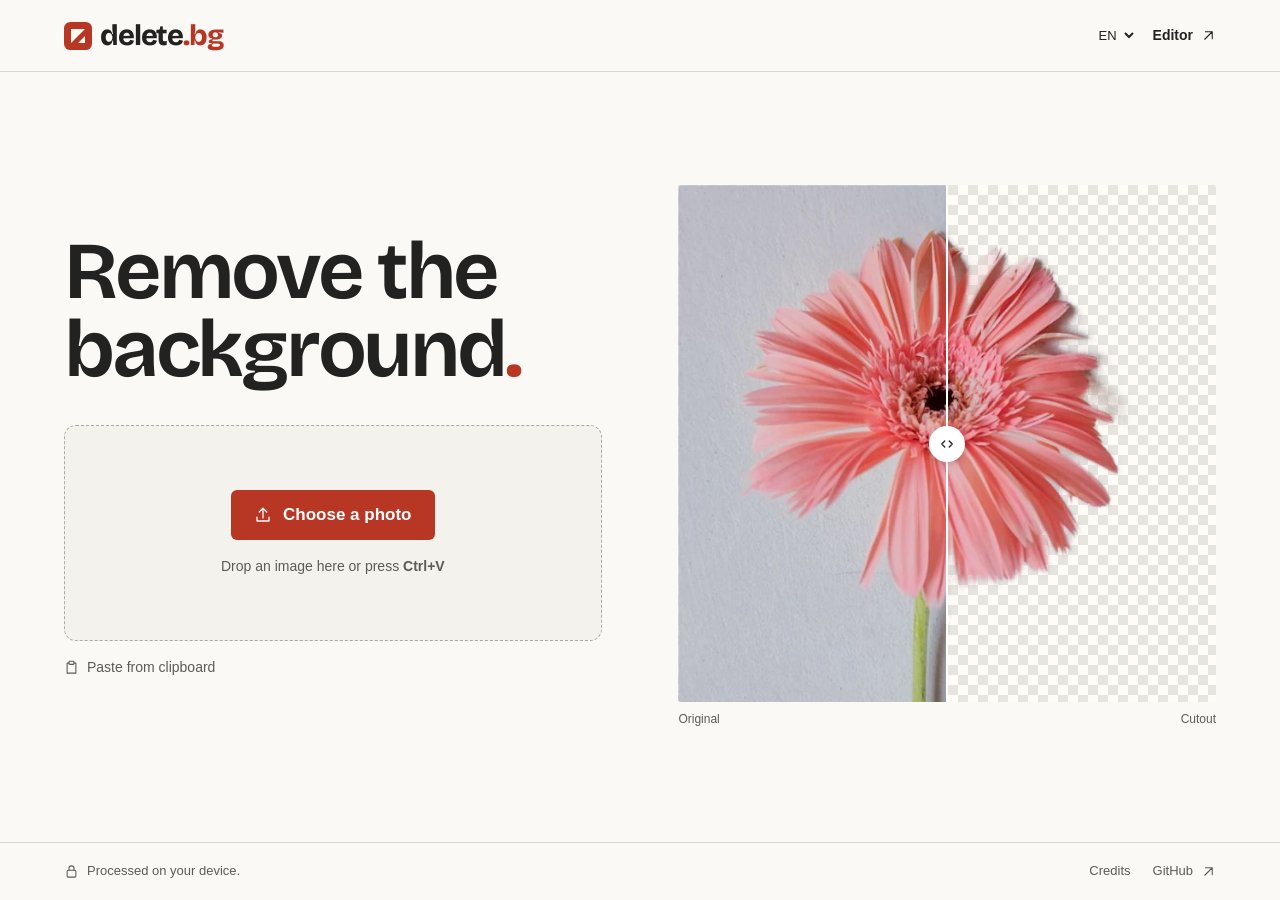
<file: site/index.html>
<!doctype html>
<html lang="en">
  <head>
    <meta charset="utf-8" />
    <meta name="viewport" content="width=device-width, initial-scale=1" />
    <title data-i18n="delete.bg — Remove photo backgrounds">delete.bg — Remove photo backgrounds</title>
    <meta data-i18n-content="Remove a photo background on your device. Refine the edges and export a transparent PNG."
      name="description"
      content="Remove a photo background on your device. Refine the edges and export a transparent PNG."
    />
    <link rel="icon" href="assets/icon.svg" />
    <link rel="stylesheet" href="style.css" />
  </head>
  <body class="landing">
    <header class="bar">
      <a class="brand" href="./"
        ><span class="brandmark" aria-hidden="true"></span
        ><span>delete<span class="suffix">.bg</span></span></a
      >
      <select data-i18n-aria-label="Language" id="language" aria-label="Language">
        <option value="en" lang="en">EN</option>
        <option value="ru" lang="ru">RU</option></select
      ><a class="nav-link" href="editor/"
        ><span data-i18n="Editor">Editor</span>
        <svg
          class="ico"
          aria-hidden="true"
          viewBox="0 0 24 24"
          fill="none"
          stroke="currentColor"
          stroke-width="1.7"
          stroke-linecap="round"
          stroke-linejoin="round"
        >
          <path d="M6 18 18 6M7 6h11v11" /></svg
      ></a>
    </header>
    <main class="home-grid">
      <div class="intro">
        <h1>
          <span data-i18n="Remove the">Remove the</span><br />
          <span data-i18n="background">background</span><span class="period">.</span>
        </h1>
        <button id="zone" class="upload">
          <span class="cta"
            ><svg
              class="ico"
              aria-hidden="true"
              viewBox="0 0 24 24"
              fill="none"
              stroke="currentColor"
              stroke-width="1.7"
              stroke-linecap="round"
              stroke-linejoin="round"
            >
              <path d="M12 16V3m-5 5 5-5 5 5M4 15v5h16v-5" /></svg
            ><span data-i18n="Choose a photo">Choose a photo</span></span
          ><span class="hint"
            ><span data-i18n="Drop an image here or press">Drop an image here or press</span> <kbd>Ctrl+V</kbd></span
          >
        </button>
        <button id="paste" class="text-btn paste">
          <svg
            class="ico"
            aria-hidden="true"
            viewBox="0 0 24 24"
            fill="none"
            stroke="currentColor"
            stroke-width="1.7"
            stroke-linecap="round"
            stroke-linejoin="round"
          >
            <path d="M8 5H5v16h14V5h-3" />
            <rect x="8" y="2" width="8" height="5" rx="1" /></svg
          ><span data-i18n="Paste from clipboard">Paste from clipboard</span>
        </button>
        <p id="message" role="status"></p>
      </div>
      <figure class="proof">
        <div class="comparison check">
          <img data-i18n-alt="Pink gerbera with its background removed"
            src="assets/after.webp"
            alt="Pink gerbera with its background removed"
          /><img class="source" src="assets/before.webp" alt="" /><span
            class="divider"
            aria-hidden="true"
            ><i
              ><svg
                class="ico"
                aria-hidden="true"
                viewBox="0 0 24 24"
                fill="none"
                stroke="currentColor"
                stroke-width="1.7"
                stroke-linecap="round"
                stroke-linejoin="round"
              >
                <path d="m9 8-4 4 4 4m6-8 4 4-4 4" /></svg></i></span
          ><input data-i18n-aria-label="Compare original and cutout"
            type="range"
            class="split"
            min="0"
            max="100"
            value="50"
            aria-label="Compare original and cutout"
          />
        </div>
        <figcaption><span data-i18n="Original">Original</span><span data-i18n="Cutout">Cutout</span></figcaption>
      </figure>
    </main>
    <footer class="home-foot">
      <span
        ><svg
          class="ico"
          aria-hidden="true"
          viewBox="0 0 24 24"
          fill="none"
          stroke="currentColor"
          stroke-width="1.7"
          stroke-linecap="round"
          stroke-linejoin="round"
        >
          <rect x="5" y="10" width="14" height="11" rx="2" />
          <path d="M8 10V7a4 4 0 0 1 8 0v3" /></svg
        ><span data-i18n="Processed on your device.">Processed on your device.</span></span
      >
      <nav>
        <a data-i18n="Credits" href="licenses/">Credits</a
        ><a href="https://github.com/andriii0/delete.bg"
          >GitHub
          <svg
            class="ico"
            aria-hidden="true"
            viewBox="0 0 24 24"
            fill="none"
            stroke="currentColor"
            stroke-width="1.7"
            stroke-linecap="round"
            stroke-linejoin="round"
          >
            <path d="M6 18 18 6M7 6h11v11" /></svg
        ></a>
      </nav>
    </footer>
    <input id="file" type="file" accept="image/*" hidden />
    <script type="module" src="js/home.js"></script>
  </body>
</html>
</file>
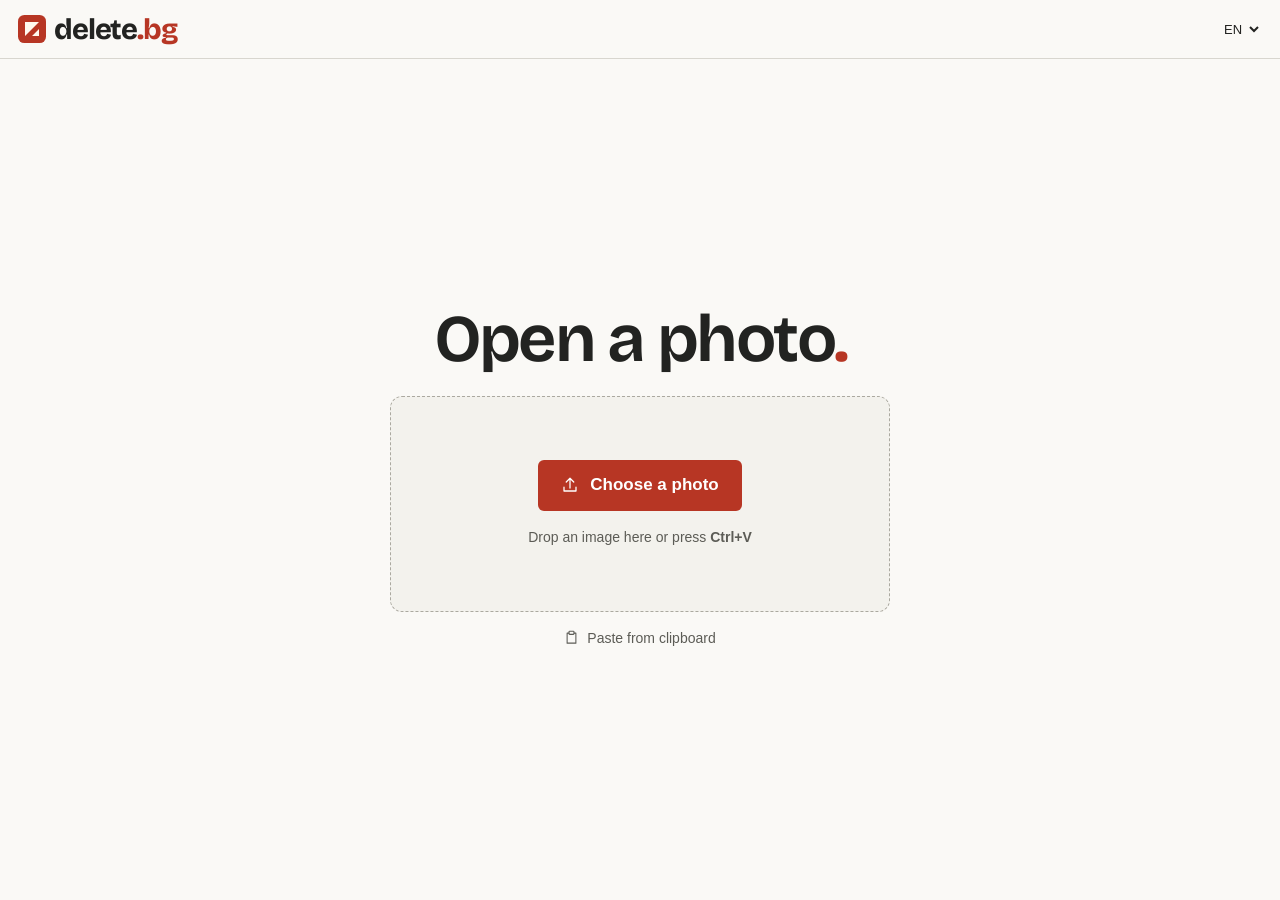
<file: site/editor/index.html>
<!doctype html>
<html lang="en">
  <head>
    <meta charset="utf-8" />
    <meta name="viewport" content="width=device-width,initial-scale=1" />
    <title data-i18n="Editor — delete.bg">Editor — delete.bg</title>
    <link rel="icon" href="../assets/icon.svg" />
    <link rel="stylesheet" href="../style.css" />
  </head>
  <body class="editor">
    <header class="bar">
      <a data-i18n-aria-label="delete.bg home" class="brand" href="../" aria-label="delete.bg home"
        ><span class="brandmark" aria-hidden="true"></span
        ><span>delete<span class="suffix">.bg</span></span></a
      >
      <select data-i18n-aria-label="Language" id="language" aria-label="Language">
        <option value="en" lang="en">EN</option>
        <option value="ru" lang="ru">RU</option>
      </select>
      <div class="top-actions">
        <button data-i18n="Open photo" id="open">Open photo</button
        ><button data-i18n="Copy PNG" id="copy" disabled>Copy PNG</button
        ><button data-i18n="Download PNG" id="download" class="primary" disabled>Download PNG</button>
      </div>
    </header>
    <main id="empty">
      <h1><span data-i18n="Open a photo">Open a photo</span><span class="period">.</span></h1>
      <button class="upload" id="zone">
        <span class="cta"
          ><svg
            class="ico"
            aria-hidden="true"
            viewBox="0 0 24 24"
            fill="none"
            stroke="currentColor"
            stroke-width="1.7"
            stroke-linecap="round"
            stroke-linejoin="round"
          >
            <path d="M12 16V3m-5 5 5-5 5 5M4 15v5h16v-5" /></svg
          ><span data-i18n="Choose a photo">Choose a photo</span></span
        ><span class="hint"
          ><span data-i18n="Drop an image here or press">Drop an image here or press</span> <kbd>Ctrl+V</kbd></span
        ></button
      ><button class="text-btn paste" id="empty-paste">
        <svg
          class="ico"
          aria-hidden="true"
          viewBox="0 0 24 24"
          fill="none"
          stroke="currentColor"
          stroke-width="1.7"
          stroke-linecap="round"
          stroke-linejoin="round"
        >
          <path d="M8 5H5v16h14V5h-3" />
          <rect x="8" y="2" width="8" height="5" rx="1" /></svg
        ><span data-i18n="Paste from clipboard">Paste from clipboard</span>
      </button>
    </main>
    <main id="studio" hidden>
      <section data-i18n-aria-label="Photo preview" class="workspace" aria-label="Photo preview">
        <div class="canvas-bar">
          <div data-i18n-aria-label="Compare" class="segment" aria-label="Compare">
            <button data-i18n="Original" data-view="original">Original</button
            ><button data-i18n="Cutout" data-view="result" aria-pressed="true">Cutout</button>
          </div>
          <div class="history">
            <button data-i18n-aria-label="Undo" data-i18n-title="Undo (Ctrl+Z)" id="undo" title="Undo (Ctrl+Z)" aria-label="Undo">
              <svg
                class="ico"
                aria-hidden="true"
                viewBox="0 0 24 24"
                fill="none"
                stroke="currentColor"
                stroke-width="1.7"
                stroke-linecap="round"
                stroke-linejoin="round"
              >
                <path d="m9 4-6 6 6 6M4 10h10a6 6 0 0 1 0 12" />
              </svg></button
            ><button data-i18n-aria-label="Redo" data-i18n-title="Redo (Ctrl+Shift+Z)" id="redo" title="Redo (Ctrl+Shift+Z)" aria-label="Redo">
              <svg
                class="ico"
                aria-hidden="true"
                viewBox="0 0 24 24"
                fill="none"
                stroke="currentColor"
                stroke-width="1.7"
                stroke-linecap="round"
                stroke-linejoin="round"
              >
                <path d="m15 4 6 6-6 6m5-6H10a6 6 0 0 0 0 12" />
              </svg>
            </button>
          </div>
        </div>
        <div data-i18n-aria-label="Editing canvas" id="viewport" tabindex="0" aria-label="Editing canvas">
          <div id="stage" class="check">
            <canvas id="original"></canvas><canvas id="result"></canvas>
          </div>
          <canvas id="outline"></canvas>
          <div id="ring"></div>
        </div>
        <div class="canvas-foot">
          <span id="file-info"></span>
          <div data-i18n-aria-label="Zoom" data-i18n-title="Scroll to zoom" class="segment zoom" aria-label="Zoom" title="Scroll to zoom">
            <output id="zoom-level" hidden></output>
            <button data-i18n="Fit" data-zoom="fit" aria-pressed="true">Fit</button
            ><button data-zoom="1">100%</button
            ><button data-zoom="2">200%</button>
          </div>
        </div>
      </section>
      <aside data-i18n-aria-label="Editing tools" aria-label="Editing tools">
        <fieldset class="manual">
          <legend data-i18n="Retouch">Retouch</legend>
          <div class="segment modes">
            <button data-i18n-title="Pan the photo" data-i18n="Pan" id="pan" title="Pan the photo" aria-pressed="true">
              Pan</button
            ><button data-i18n="Erase" data-mode="erase">Erase</button
            ><button data-i18n="Restore" data-mode="restore">Restore</button>
          </div>
          <div class="tools">
            <button data-tool="brush" aria-pressed="true">
              <svg
                class="ico"
                aria-hidden="true"
                viewBox="0 0 24 24"
                fill="none"
                stroke="currentColor"
                stroke-width="1.7"
                stroke-linecap="round"
                stroke-linejoin="round"
              >
                <path
                  d="m10 14 8-10c2-2 4 0 2 2l-8 10M10 14c-4-2-5 1-5 3s-2 3-2 3c4 2 10-1 9-4z"
                /></svg
              ><span data-i18n="Brush">Brush</span></button
            ><button data-tool="lasso">
              <svg
                class="ico"
                aria-hidden="true"
                viewBox="0 0 24 24"
                fill="none"
                stroke="currentColor"
                stroke-width="1.7"
                stroke-linecap="round"
                stroke-linejoin="round"
              >
                <path
                  d="M9 18c-4-1-6-4-5-8s6-7 11-6 7 4 5 8-7 6-11 5c-4-1-5 5 0 4 2 0 3-2 2-3"
                /></svg
              ><span data-i18n="Lasso">Lasso</span></button
            ><button data-tool="circle">
              <svg
                class="ico"
                aria-hidden="true"
                viewBox="0 0 24 24"
                fill="none"
                stroke="currentColor"
                stroke-width="1.7"
                stroke-linecap="round"
                stroke-linejoin="round"
              >
                <circle cx="12" cy="12" r="8" /></svg
              ><span data-i18n="Circle">Circle</span></button
            ><button data-tool="rect">
              <svg
                class="ico"
                aria-hidden="true"
                viewBox="0 0 24 24"
                fill="none"
                stroke="currentColor"
                stroke-width="1.7"
                stroke-linecap="round"
                stroke-linejoin="round"
              >
                <rect x="3" y="5" width="18" height="14" rx="1" /></svg
              ><span data-i18n="Rectangle">Rectangle</span>
            </button>
          </div>
          <div id="brush-settings">
            <label for="diameter"
              ><span data-i18n="Diameter">Diameter</span> <output id="size-label">48 px</output></label
            ><input
              id="diameter"
              type="range"
              min="1"
              max="360"
              value="48"
            /><label for="softness"
              ><span data-i18n="Softness">Softness</span> <output id="soft-label">35%</output></label
            ><input id="softness" type="range" min="0" max="100" value="35" />
          </div>
        </fieldset>
        <fieldset>
          <legend data-i18n="Backdrop">Backdrop</legend>
          <div class="swatches">
            <button data-i18n-aria-label="Checkerboard" data-i18n-title="Checkerboard"
              class="check"
              data-bg="check"
              aria-label="Checkerboard"
              title="Checkerboard"
              aria-pressed="true"
            ></button
            ><button data-i18n-aria-label="White" data-i18n-title="White"
              class="white"
              data-bg="white"
              aria-label="White"
              title="White"
            ></button
            ><button data-i18n-aria-label="Black" data-i18n-title="Black"
              class="black"
              data-bg="black"
              aria-label="Black"
              title="Black"
            ></button>
          </div>
        </fieldset>
        <fieldset>
          <legend data-i18n="Model">Model</legend>
          <div class="model-controls">
            <select data-i18n-aria-label="Model" id="method" aria-label="Model">
              <option data-i18n="Auto" value="auto">Auto</option>
              <option data-i18n="Portrait &amp; hair" value="detail">Portrait &amp; hair</option>
              <option data-i18n="Object" value="product">Object</option></select
            ><button data-i18n="Apply" id="run">Apply</button>
          </div>
          <p id="status" role="status"></p>
          <progress data-i18n-aria-label="Processing progress"
            id="progress"
            hidden
            aria-label="Processing progress"
          ></progress>
        </fieldset>
        <button class="text-btn paste" id="paste">
          <svg
            class="ico"
            aria-hidden="true"
            viewBox="0 0 24 24"
            fill="none"
            stroke="currentColor"
            stroke-width="1.7"
            stroke-linecap="round"
            stroke-linejoin="round"
          >
            <path d="M8 5H5v16h14V5h-3" />
            <rect x="8" y="2" width="8" height="5" rx="1" /></svg
          ><span data-i18n="Paste image">Paste image</span>
        </button>
        <button data-i18n="Delete saved draft" class="text-btn" id="forget">Delete saved draft</button>
      </aside>
    </main>
    <p id="message" role="status"></p>
    <input id="file" type="file" accept="image/*" hidden />
    <script type="module" src="../js/editor.js"></script>
  </body>
</html>
</file>
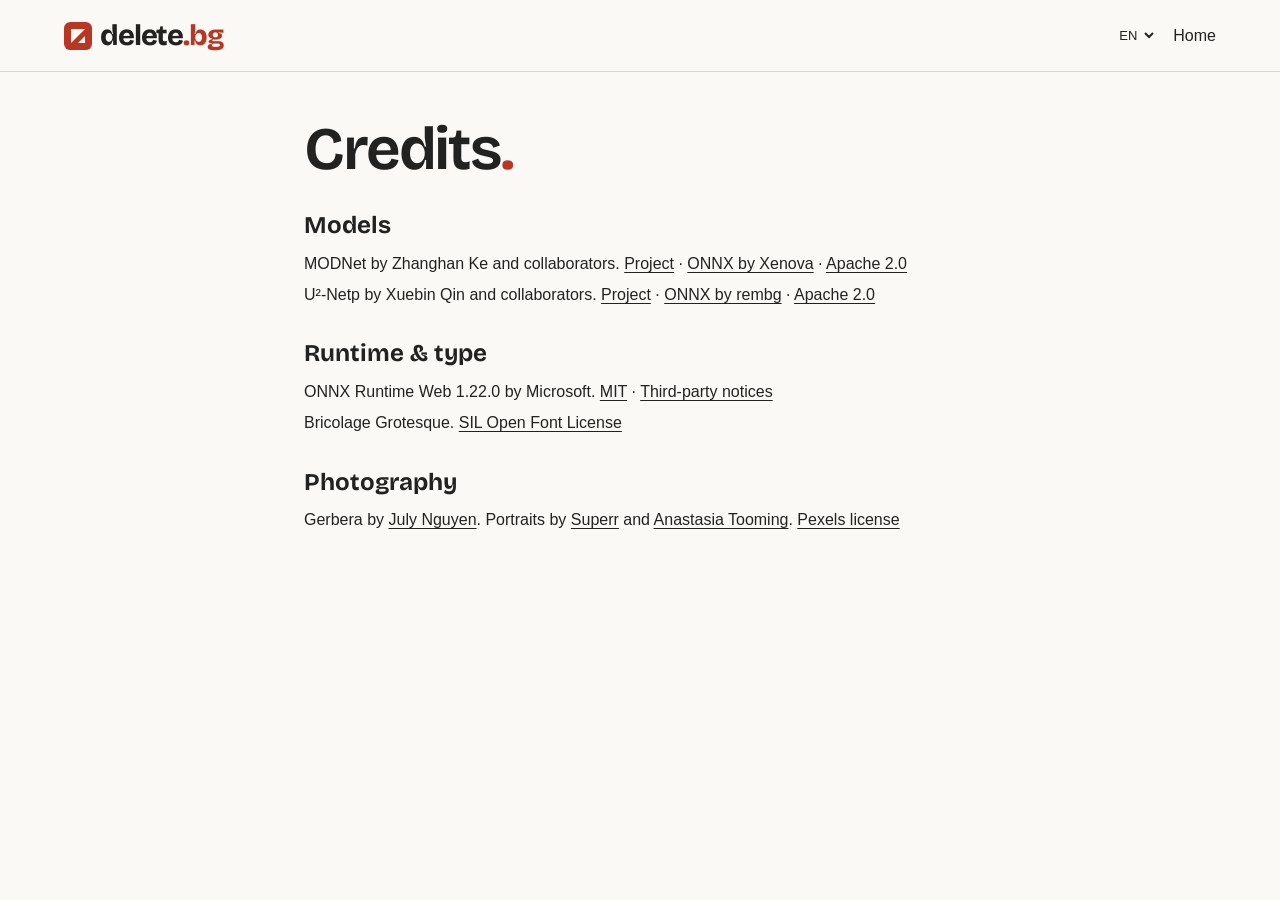
<file: site/licenses/index.html>
<!doctype html>
<html lang="en">
  <head>
    <meta charset="utf-8" />
    <meta name="viewport" content="width=device-width,initial-scale=1" />
    <title data-i18n="Credits — delete.bg">Credits — delete.bg</title>
    <link rel="icon" href="../assets/icon.svg" />
    <link rel="stylesheet" href="../style.css" />
  </head>
  <body>
    <header class="bar">
      <a class="brand" href="../"
        ><span class="brandmark" aria-hidden="true"></span
        ><span>delete<span class="suffix">.bg</span></span></a
      >
      <select data-i18n-aria-label="Language" id="language" aria-label="Language">
        <option value="en" lang="en">EN</option>
        <option value="ru" lang="ru">RU</option></select
      ><a data-i18n="Home" href="../">Home</a>
    </header>
    <main class="credits">
      <h1><span data-i18n="Credits">Credits</span><span class="period">.</span></h1>
      <h2 data-i18n="Models">Models</h2>
      <p>
        <span data-i18n="MODNet by Zhanghan Ke and collaborators.">MODNet by Zhanghan Ke and collaborators.</span>
        <a data-i18n="Project" href="https://github.com/ZHKKKe/MODNet#license">Project</a> ·
        <a data-i18n="ONNX by Xenova" href="https://huggingface.co/Xenova/modnet">ONNX by Xenova</a> ·
        <a href="apache-2.0.txt">Apache 2.0</a>
      </p>
      <p>
        <span data-i18n="U²-Netp by Xuebin Qin and collaborators.">U²-Netp by Xuebin Qin and collaborators.</span>
        <a data-i18n="Project" href="https://github.com/xuebinqin/U-2-Net">Project</a> ·
        <a data-i18n="ONNX by rembg" href="https://github.com/danielgatis/rembg/releases/tag/v0.0.0"
          >ONNX by rembg</a
        >
        · <a href="apache-2.0.txt">Apache 2.0</a>
      </p>
      <h2 data-i18n="Runtime &amp; type">Runtime &amp; type</h2>
      <p>
        <span data-i18n="ONNX Runtime Web 1.22.0 by Microsoft.">ONNX Runtime Web 1.22.0 by Microsoft.</span>
        <a href="ort-LICENSE.txt">MIT</a> ·
        <a data-i18n="Third-party notices" href="ort-ThirdPartyNotices.txt">Third-party notices</a>
      </p>
      <p>
        Bricolage Grotesque. <a data-i18n="SIL Open Font License" href="font-OFL.txt">SIL Open Font License</a>
      </p>
      <h2 data-i18n="Photography">Photography</h2>
      <p>
        <span data-i18n="Gerbera by">Gerbera by</span>
        <a href="https://www.pexels.com/photo/30811092/">July Nguyen</a><span data-i18n=". Portraits by">.
        Portraits by</span>
        <a href="https://www.pexels.com/photo/36041529/">Superr</a> <span data-i18n="and">and</span>
        <a href="https://www.pexels.com/photo/11491188/">Anastasia Tooming</a>.
        <a data-i18n="Pexels license" href="https://www.pexels.com/license/">Pexels license</a>
      </p>
    </main>
    <script type="module" src="../js/language.js"></script>
  </body>
</html>
</file>
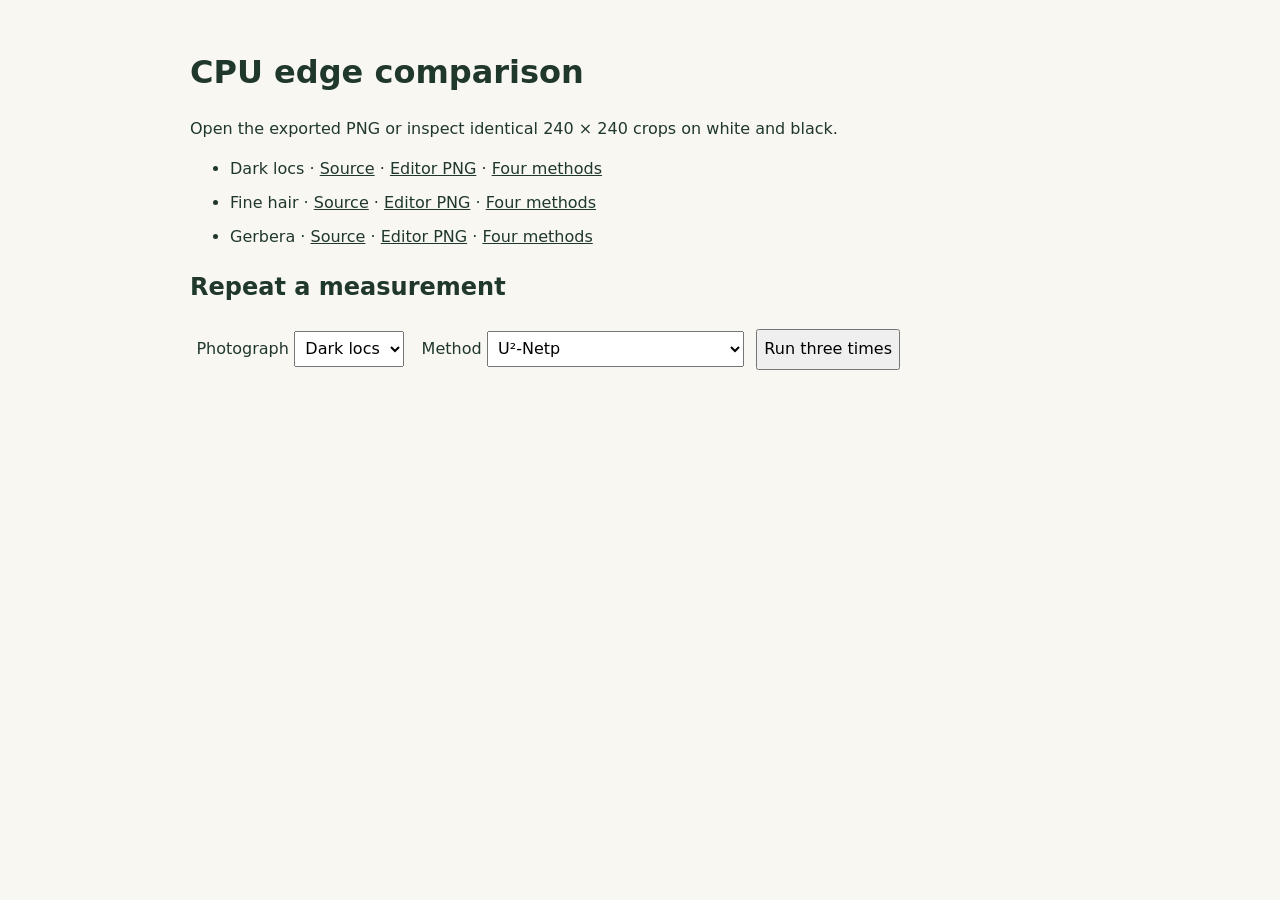
<file: examples/bench.html>
<!doctype html>
<html lang="en">
  <head>
    <meta charset="utf-8" />
    <meta name="viewport" content="width=device-width,initial-scale=1" />
    <title>delete.bg · CPU benchmark</title>
    <style>
      body {
        max-width: 900px;
        margin: 3rem auto;
        padding: 0 1rem;
        background: #f8f7f2;
        color: #20382c;
        font: 16px/1.5 system-ui;
      }
      button,
      select {
        font: inherit;
        padding: 0.4em;
      }
      label {
        display: inline-block;
        margin: 0.4em;
      }
      output {
        display: block;
      }
      img {
        max-width: 100%;
      }
      a {
        color: inherit;
      }
      li {
        margin: 0.6em 0;
      }
    </style>
  </head>
  <body>
    <h1>CPU edge comparison</h1>
    <p>
      Open the exported PNG or inspect identical 240 × 240 crops on white and
      black.
    </p>
    <ul>
      <li>
        Dark locs · <a href="locks.jpg">Source</a> ·
        <a href="locks-export.png">Editor PNG</a> ·
        <a href="locks-comparison.png">Four methods</a>
      </li>
      <li>
        Fine hair · <a href="wisps.jpg">Source</a> ·
        <a href="wisps-export.png">Editor PNG</a> ·
        <a href="wisps-comparison.png">Four methods</a>
      </li>
      <li>
        Gerbera · <a href="flower.jpg">Source</a> ·
        <a href="flower-export.png">Editor PNG</a> ·
        <a href="flower-comparison.png">Four methods</a>
      </li>
    </ul>
    <h2>Repeat a measurement</h2>
    <label
      >Photograph
      <select id="photo">
        <option value="locks">Dark locs</option>
        <option value="wisps">Fine hair</option>
        <option value="flower">Gerbera</option>
      </select></label
    >
    <label
      >Method
      <select id="method">
        <option value="object">U²-Netp</option>
        <option value="portrait">MODNet 672</option>
        <option value="detail">MODNet 1024 + local alpha</option>
        <option value="product">U²-Netp + local alpha</option>
      </select></label
    >
    <button id="repeat">Run three times</button
    ><output id="times" role="status"></output
    ><a id="download" hidden>Download measured PNG</a>
    <script type="module">
      import { Pixels } from "../site/js/pixels.js";
      window.run = async (file, kind) => {
        const source = await createImageBitmap(
          await (await fetch(file)).blob(),
        );
        const canvas = document.createElement("canvas");
        canvas.width = source.width;
        canvas.height = source.height;
        const ctx = canvas.getContext("2d");
        ctx.drawImage(source, 0, 0);
        const worker = new Worker("../site/js/worker.js", { type: "module" });
        try {
          const result = await new Promise((resolve, reject) => {
            worker.onmessage = ({ data }) => {
              if (data.stage === "done") resolve(data);
              if (data.stage === "error") reject(Error(data.message));
            };
            worker.onerror = (event) => reject(Error(event.message));
            worker.postMessage({ image: source, kind }, [source]);
          });
          const target = document.createElement("canvas");
          target.width = canvas.width;
          target.height = canvas.height;
          new Pixels(canvas, target).automatic(result.alpha, result.colors);
          return { ms: result.ms, png: target.toDataURL() };
        } finally {
          worker.terminate();
        }
      };
      const button = document.querySelector("#repeat"),
        times = document.querySelector("#times"),
        link = document.querySelector("#download");
      button.onclick = async () => {
        const photo = document.querySelector("#photo").value,
          mode = document.querySelector("#method").value;
        button.disabled = true;
        link.hidden = true;
        try {
          const samples = [];
          for (let i = 0; i < 3; i++) {
            times.textContent = "Processing " + (i + 1) + " / 3";
            const result = await window.run(photo + ".jpg", mode);
            samples.push(result.ms);
            link.href = result.png;
          }
          times.textContent =
            samples.join(" / ") +
            " ms · median " +
            samples.slice().sort((a, b) => a - b)[1] +
            " ms";
          link.download = photo + "-" + mode + ".png";
          link.hidden = false;
        } catch (e) {
          times.textContent = e.message;
        } finally {
          button.disabled = false;
        }
      };
    </script>
  </body>
</html>
</file>
<file: site/style.css>
@font-face {
  font-family: Bricolage;
  src: url("assets/bricolage.woff2") format("woff2");
  font-weight: 200 800;
  font-display: swap;
}
:root {
  --paper: #faf9f6;
  --ink: #222321;
  --muted: #5c5c56;
  --line: #d8d6cf;
  --accent: #b73624;
  --light: #f1f0eb;
  --display: Bricolage, Arial, sans-serif;
  font:
    16px/1.45 "Segoe UI",
    Arial,
    sans-serif;
  color: var(--ink);
  background: var(--paper);
  accent-color: var(--accent);
  scrollbar-color: #b9b7ae var(--paper);
}
* {
  box-sizing: border-box;
}
body,
h1,
h2,
p,
figure {
  margin: 0;
}
a {
  color: inherit;
  text-decoration: none;
  text-underline-offset: 3px;
}
button,
input,
select {
  font: inherit;
  color: inherit;
}
button,
select {
  cursor: pointer;
}
button {
  background: var(--paper);
  border: 1px solid var(--line);
  border-radius: 6px;
  padding: 8px 13px;
}
button:enabled:hover,
select:hover {
  border-color: #7b7a72;
}
button:disabled {
  opacity: 0.4;
  cursor: default;
}
a:hover,
.text-btn:hover {
  text-decoration: underline;
}
button:focus-visible,
input:focus-visible,
select:focus-visible,
a:focus-visible {
  outline: 3px solid var(--accent);
  outline-offset: 3px;
}
::selection {
  background: #ffd0bc;
  color: #2e211c;
}
[hidden] {
  display: none !important;
}
.ico {
  width: 18px;
  height: 18px;
  flex: none;
}
.bar,
.home-foot {
  display: flex;
  align-items: center;
  justify-content: space-between;
}
.bar {
  min-height: 72px;
  border-bottom: 1px solid var(--line);
  padding: 12px clamp(20px, 5vw, 90px);
}
.brand {
  font: 750 29px/1 var(--display);
  letter-spacing: -0.04em;
  display: inline-flex;
  align-items: center;
  gap: 8px;
}
.brand:hover {
  text-decoration: none;
}
.brandmark {
  width: 28px;
  height: 28px;
  background: url("assets/icon.svg") center/contain no-repeat;
}
.suffix,
.period {
  color: var(--accent);
}
.nav-link,
.home-foot span,
.home-foot nav,
.home-foot a,
.paste,
.cta {
  display: inline-flex;
  align-items: center;
  gap: 8px;
}
.nav-link {
  font-size: 14px;
  font-weight: 600;
}
.nav-link .ico,
.home-foot .ico {
  width: 15px;
  height: 15px;
}
.landing {
  min-height: 100svh;
  display: flex;
  flex-direction: column;
}
.home-grid {
  flex: 1;
  display: grid;
  align-items: center;
  grid-template-columns: 1fr 1fr;
  gap: clamp(36px, 6vw, 100px);
  width: min(1380px, 100%);
  padding: clamp(28px, 5vh, 70px) clamp(20px, 5vw, 85px);
  margin: auto;
}
.intro {
  min-width: 0;
}
h1,
h2,
legend {
  font-family: var(--display);
}
h1 {
  font-weight: 650;
  letter-spacing: -0.04em;
  line-height: 0.97;
  font-size: clamp(49px, 6.3vw, 96px);
}
.intro h1 {
  margin-bottom: clamp(25px, 4vh, 50px);
}
.upload {
  display: flex;
  flex-direction: column;
  align-items: center;
  justify-content: center;
  gap: 16px;
  border: 1.5px dashed #aba9a0;
  background: #f3f2ed;
  width: 100%;
  min-height: clamp(162px, 24vh, 220px);
  border-radius: 12px;
}
.upload:hover,
.upload.drag {
  background: #efece5;
  border-color: var(--accent);
}
.upload.drag,
#viewport.drag {
  outline: 3px solid var(--accent);
  outline-offset: -3px;
}
.cta,
.primary {
  background: var(--accent);
  color: #fff;
  font-weight: 630;
  border: 0;
}
.cta {
  padding: 13px 23px;
  border-radius: 6px;
  gap: 11px;
  font-size: 17px;
}
.hint,
.text-btn {
  font-size: 14px;
  color: var(--muted);
}
kbd {
  font: inherit;
  font-weight: 600;
}
button.text-btn {
  border: 0;
  padding: 4px 0;
  background: none;
}
.paste {
  margin-top: 12px;
}
.paste .ico {
  width: 15px;
  height: 15px;
}
#message:not(:empty) {
  margin-top: 12px;
  font-size: 14px;
}
.proof {
  min-width: 0;
}
.comparison {
  --split: 50%;
  width: 100%;
  position: relative;
  isolation: isolate;
  overflow: hidden;
  border-radius: 3px;
  aspect-ratio: 1.04;
  max-height: 61svh;
}
.check {
  background-color: #fffcf8;
  background-image: conic-gradient(
    #e6e5df 25%,
    transparent 0 50%,
    #e6e5df 0 75%,
    transparent 0
  );
  background-size: 20px 20px;
}
.comparison img {
  position: absolute;
  inset: 0;
  width: 100%;
  height: 100%;
  object-fit: cover;
}
.comparison .source {
  clip-path: inset(0 calc(100% - var(--split)) 0 0);
}
.divider {
  position: absolute;
  inset: 0 auto 0 var(--split);
  width: 2px;
  background: white;
  transform: translateX(-50%);
  pointer-events: none;
}
.divider i {
  display: grid;
  place-items: center;
  position: absolute;
  left: 50%;
  top: 50%;
  transform: translate(-50%, -50%);
  height: 36px;
  width: 36px;
  border-radius: 50%;
  background: #fff;
  color: var(--ink);
  box-shadow: 0 2px 7px #25221d36;
}
.split {
  position: absolute;
  inset: 0;
  width: 100%;
  height: 100%;
  margin: 0;
  opacity: 0;
  cursor: ew-resize;
  touch-action: pan-y;
}
.comparison:focus-within {
  outline: 3px solid var(--accent);
  outline-offset: 4px;
}
.proof figcaption {
  display: flex;
  justify-content: space-between;
  color: var(--muted);
  font-size: 12px;
  padding-top: 9px;
}
.home-foot {
  border-top: 1px solid var(--line);
  min-height: 58px;
  padding: 12px clamp(20px, 5vw, 90px);
  font-size: 13px;
  color: var(--muted);
}
.home-foot nav {
  gap: 22px;
}
.editor {
  height: 100dvh;
  display: flex;
  flex-direction: column;
  overflow: hidden;
}
.editor .bar {
  min-height: 59px;
  padding: 10px 18px;
}
.top-actions,
.history,
.segment,
.model-controls,
.swatches {
  display: flex;
  align-items: center;
  gap: 6px;
}
.top-actions,
.model-controls,
.segment,
.tools,
#pan {
  font-size: 13px;
}
.primary:enabled:hover {
  background: #952b1c;
}
.editor:has(#studio[hidden]) .top-actions {
  display: none;
}
#empty {
  width: min(500px, 90%);
  margin: auto;
  text-align: center;
}
#empty h1 {
  font-size: clamp(43px, 5.2vw, 76px);
  margin-bottom: 24px;
}
#studio {
  flex: 1;
  min-height: 0;
  display: grid;
  grid-template-columns: minmax(0, 1fr) 270px;
}
.workspace {
  min-width: 0;
  min-height: 0;
  display: flex;
  flex-direction: column;
}
.canvas-bar,
.canvas-foot {
  display: flex;
  align-items: center;
  justify-content: space-between;
  gap: 8px;
  padding: 8px 14px;
  background: var(--paper);
  border-bottom: 1px solid var(--line);
}
.canvas-foot {
  border-bottom: 0;
  border-top: 1px solid var(--line);
}
#file-info {
  font-size: 12px;
  color: var(--muted);
  overflow: hidden;
  text-overflow: ellipsis;
  white-space: nowrap;
}
.segment {
  background: var(--light);
  border-radius: 6px;
  padding: 3px;
  gap: 2px;
}
.segment button {
  padding: 5px 10px;
  background: none;
  border: 1px solid transparent;
  font-size: inherit;
  white-space: nowrap;
}
.segment button[aria-pressed="true"] {
  background: #fff;
  border-color: #c9c6be;
  font-weight: 600;
}
.history button {
  display: grid;
  place-items: center;
  padding: 6px 8px;
}
.history .ico {
  width: 16px;
  height: 16px;
}
#viewport {
  position: relative;
  flex: 1;
  min-height: 0;
  overflow: hidden;
  touch-action: none;
  user-select: none;
  cursor: grab;
  background: #e4e3df;
}
#viewport.edit {
  cursor: crosshair;
}
#viewport.brush #stage {
  cursor: none;
}
#stage {
  position: absolute;
  transform-origin: 0 0;
  box-shadow: 0 2px 12px #26262016;
}
#stage canvas {
  position: absolute;
  inset: 0;
  width: 100%;
  height: 100%;
}
.white {
  background: #fff;
}
.black {
  background: #000;
}
#outline {
  position: absolute;
  inset: 0;
  pointer-events: none;
}
#ring {
  position: absolute;
  border: 1px solid white;
  box-shadow:
    0 0 0 1px #242424,
    inset 0 0 0 1px #242424;
  border-radius: 50%;
  transform: translate(-50%, -50%);
  pointer-events: none;
}
aside {
  min-width: 0;
  overflow-y: auto;
  padding: 22px 18px;
  border-left: 1px solid var(--line);
}
fieldset {
  min-width: 0;
  border: 0;
  border-bottom: 1px solid var(--line);
  padding: 0 0 20px;
  margin: 0 0 18px;
}
legend {
  padding: 0;
  margin-bottom: 12px;
  font-size: 16px;
  font-weight: 660;
}
.modes button {
  flex: 1;
}
.tools {
  display: grid;
  grid-template-columns: 1fr 1fr;
  gap: 5px;
  margin: 12px 0;
}
.tools button {
  display: flex;
  align-items: center;
  gap: 7px;
  padding: 7px 9px;
}
.tools button[aria-pressed="true"] {
  background: #f9e5df;
  border-color: #bf7d6c;
}
.tools .ico {
  width: 15px;
  height: 15px;
}
.editor label {
  display: flex;
  justify-content: space-between;
  font-size: 13px;
  margin-top: 9px;
}
.editor output {
  font-variant-numeric: tabular-nums;
  color: var(--muted);
}
input[type="range"]:not(.split) {
  width: 100%;
  margin: 5px 0;
}
.swatches {
  gap: 10px;
}
.swatches button {
  width: 31px;
  height: 29px;
  border-color: #aaa8a1;
}
.swatches button[aria-pressed="true"] {
  outline: 2px solid var(--ink);
  outline-offset: 2px;
}
.model-controls select,
.model-controls button {
  font-size: 13px;
  min-width: 0;
  padding: 7px 9px;
  border: 1px solid var(--line);
  border-radius: 5px;
  background: #fff;
}
.model-controls select {
  flex: 1;
}
#status {
  font-size: 12px;
  color: var(--muted);
  margin-top: 8px;
}
progress {
  width: 100%;
}
.editor aside .paste {
  margin: 0;
}
.editor #message:not(:empty) {
  position: fixed;
  bottom: 48px;
  left: 50%;
  transform: translateX(-50%);
  background: var(--ink);
  color: white;
  padding: 9px 15px;
  border-radius: 6px;
  z-index: 3;
}
.credits {
  max-width: 720px;
  padding: 48px 24px;
  margin: auto;
}
.credits h1 {
  font-size: 60px;
}
.credits h2 {
  margin: 30px 0 9px;
}
.credits p {
  margin: 8px 0;
}
.credits a {
  text-decoration: underline;
}
@media (max-width: 760px) {
  .home-grid {
    gap: 26px;
  }
  .intro h1 {
    font-size: clamp(42px, 6.4vw, 53px);
  }
  #studio {
    grid-template-columns: minmax(0, 1fr) 223px;
  }
  aside {
    padding: 15px 12px;
  }
  .model-controls {
    gap: 4px;
  }
}
@media (max-width: 600px) {
  .bar {
    min-height: 56px;
  }
  .brand {
    font-size: 25px;
  }
  .brandmark {
    width: 25px;
    height: 25px;
  }
  .home-grid {
    display: flex;
    align-items: stretch;
    flex-direction: column;
    padding: 25px 19px 20px;
    gap: 21px;
  }
  .intro h1 {
    font-size: clamp(43px, 11.5vw, 66px);
    margin-bottom: 18px;
  }
  .intro h1 br {
    display: none;
  }
  .upload {
    min-height: 137px;
    gap: 12px;
  }
  .hint,
  .text-btn {
    font-size: 13px;
  }
  .comparison {
    aspect-ratio: 1.55;
    max-height: 36svh;
  }
  .home-foot {
    min-height: 50px;
    font-size: 12px;
  }
  .home-foot nav {
    gap: 14px;
  }
  .editor .bar {
    min-height: 48px;
    padding: 8px;
    gap: 6px;
  }
  .editor .brand {
    font-size: 21px;
    gap: 3px;
  }
  .editor .brandmark {
    width: 19px;
    height: 19px;
  }
  .top-actions {
    gap: 3px;
  }
  .top-actions button {
    font-size: 11px;
    padding: 7px;
  }
  .canvas-bar,
  .canvas-foot {
    padding: 4px 8px;
  }
  #studio {
    display: flex;
    flex-direction: column;
  }
  .workspace {
    flex: 1;
    min-height: 100px;
  }
  .editor aside {
    height: 33dvh;
    min-height: 105px;
    max-height: 248px;
    border: 0;
    border-top: 1px solid var(--line);
    display: grid;
    grid-template-columns: 1.05fr 1fr;
    gap: 0 12px;
    align-content: start;
  }
  .manual {
    grid-row: span 3;
  }
  .tools {
    gap: 3px;
    margin: 7px 0;
  }
  .tools button {
    font-size: 11px;
    padding: 5px;
    gap: 4px;
  }
  .model-controls {
    flex-wrap: wrap;
  }
  .segment button {
    font-size: 12px;
    padding: 5px 7px;
  }
  .editor fieldset {
    padding-bottom: 8px;
    margin-bottom: 9px;
  }
  .editor legend {
    margin-bottom: 6px;
  }
  .editor #message:not(:empty) {
    bottom: 10px;
  }
}
@media (max-width: 360px) {
  .editor .brandmark {
    display: none;
  }
  .editor .brand {
    font-size: 19px;
  }
  .top-actions button {
    font-size: 10px;
  }
  .home-foot nav {
    gap: 8px;
  }
}

#language {
  margin-left: auto;
  margin-right: 16px;
  padding: 6px 3px;
  color: var(--ink);
  background: transparent;
  border: 0;
  font: inherit;
  font-size: 13px;
}
.editor:has(#studio[hidden]) #language {
  margin-right: 0;
}
#zoom-level {
  padding-inline: 5px;
  font-size: 12px;
  font-variant-numeric: tabular-nums;
}
@media (max-width: 600px) {
  .editor .bar {
    flex-wrap: wrap;
  }
  .editor #language {
    margin-right: 0;
  }
  .top-actions {
    margin-left: auto;
  }
  .editor fieldset {
    min-width: 0;
  }
  .tools button {
    min-width: 0;
  }
  html[lang="ru"] .editor .tools {
    grid-template-columns: 1fr;
  }
  html[lang="ru"] .modes button {
    padding-inline: 3px;
  }
}
</file>
